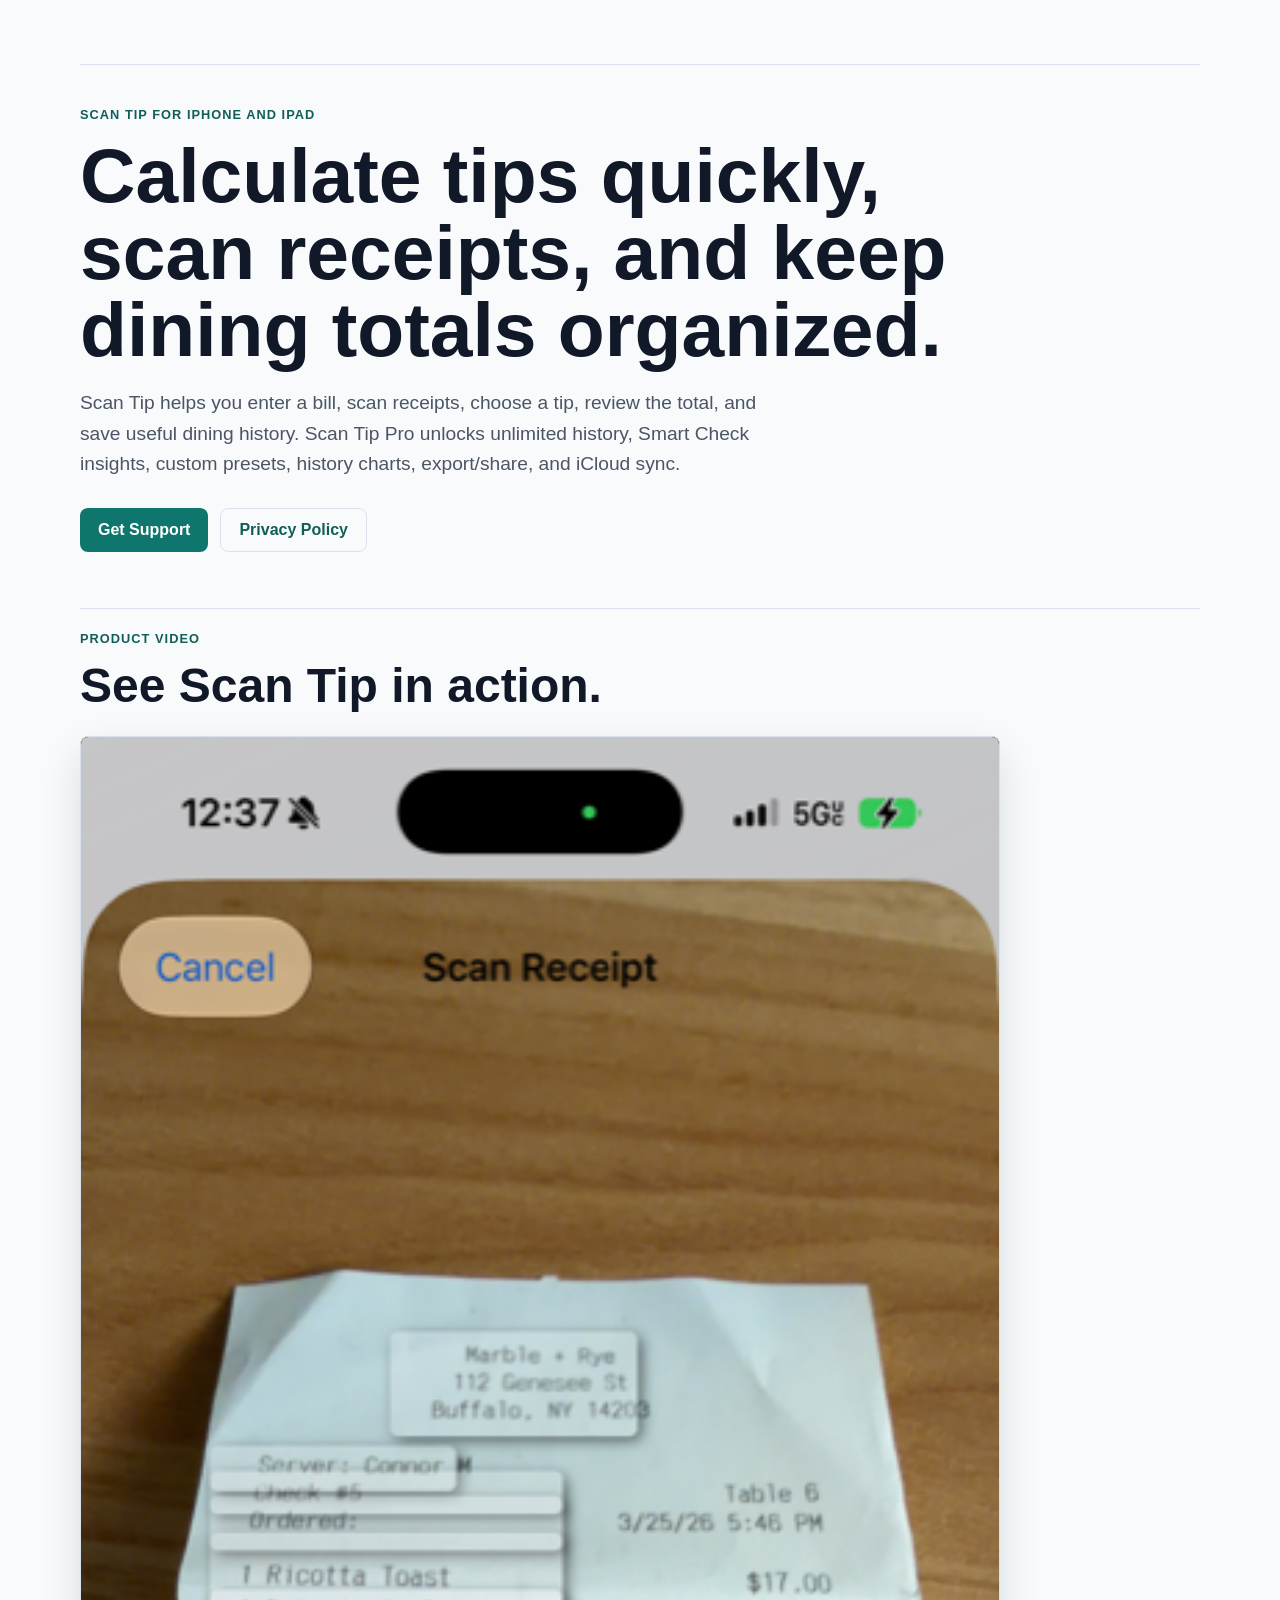
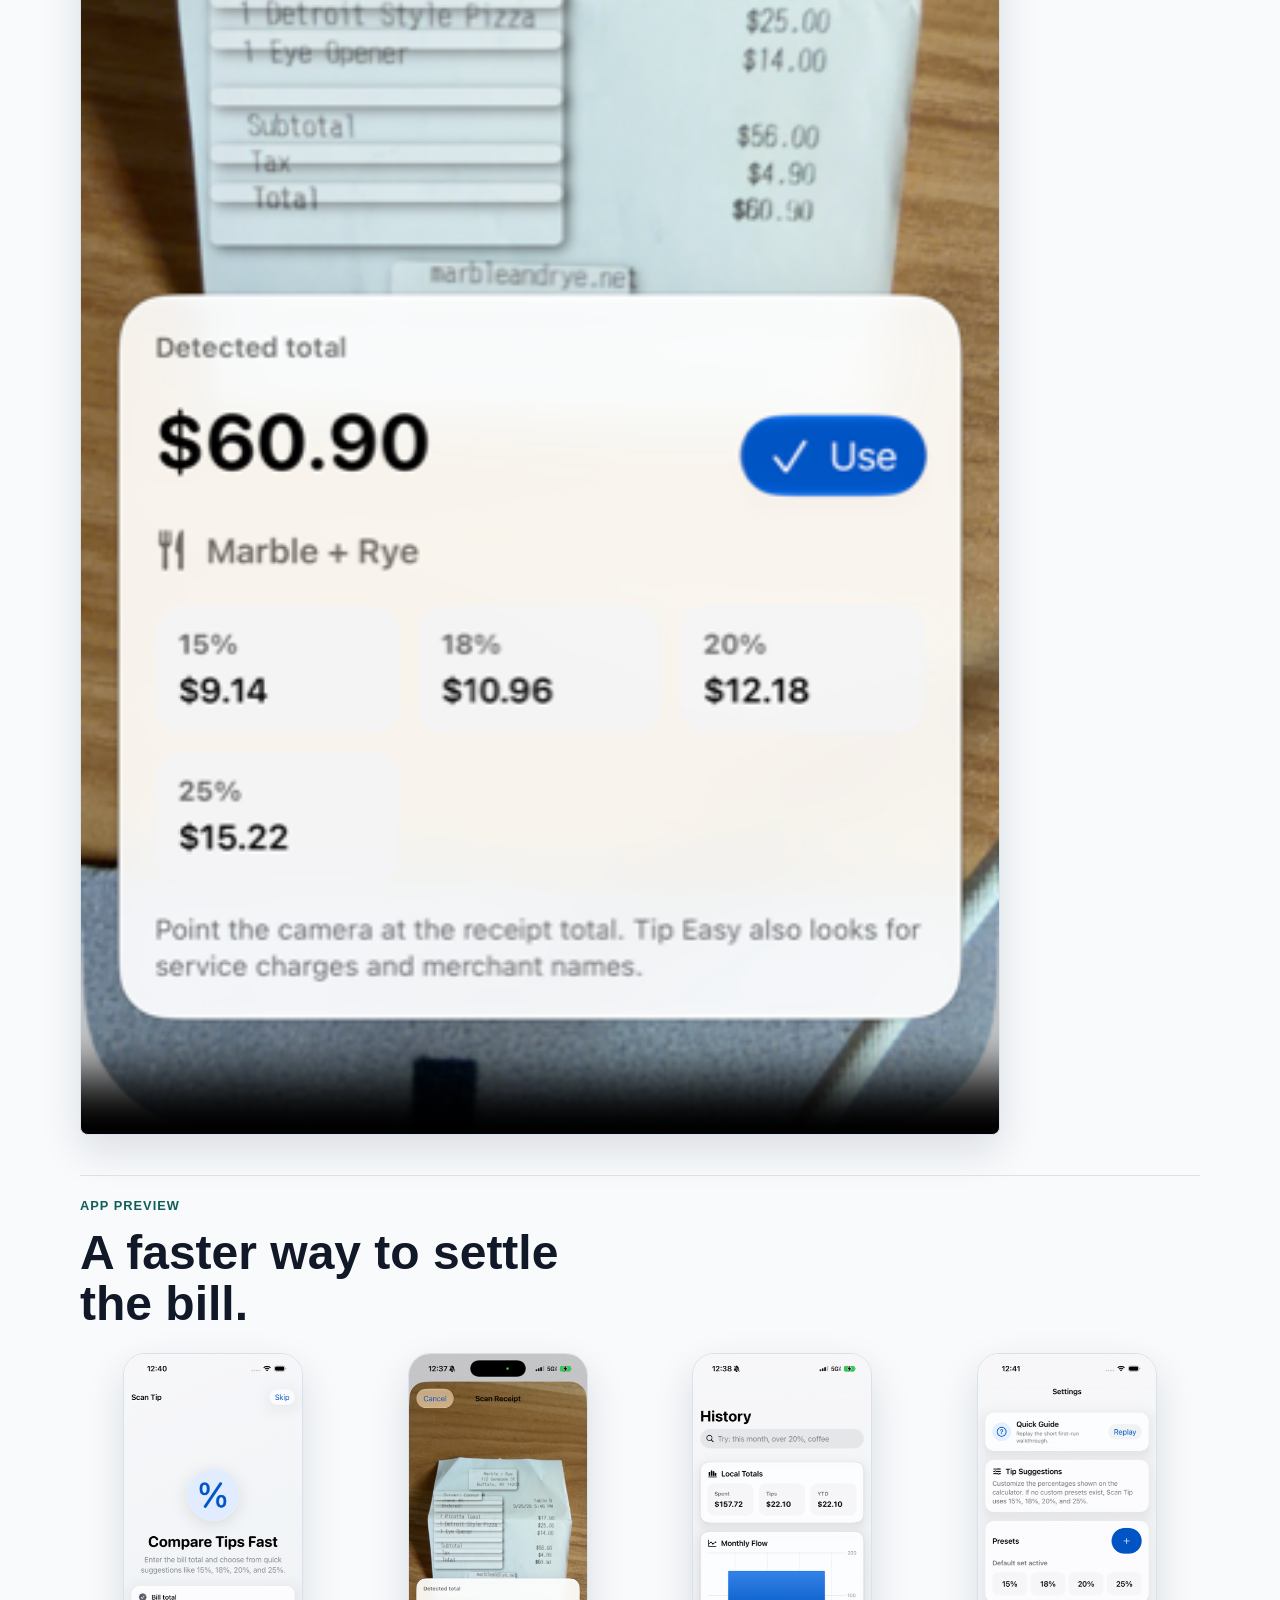
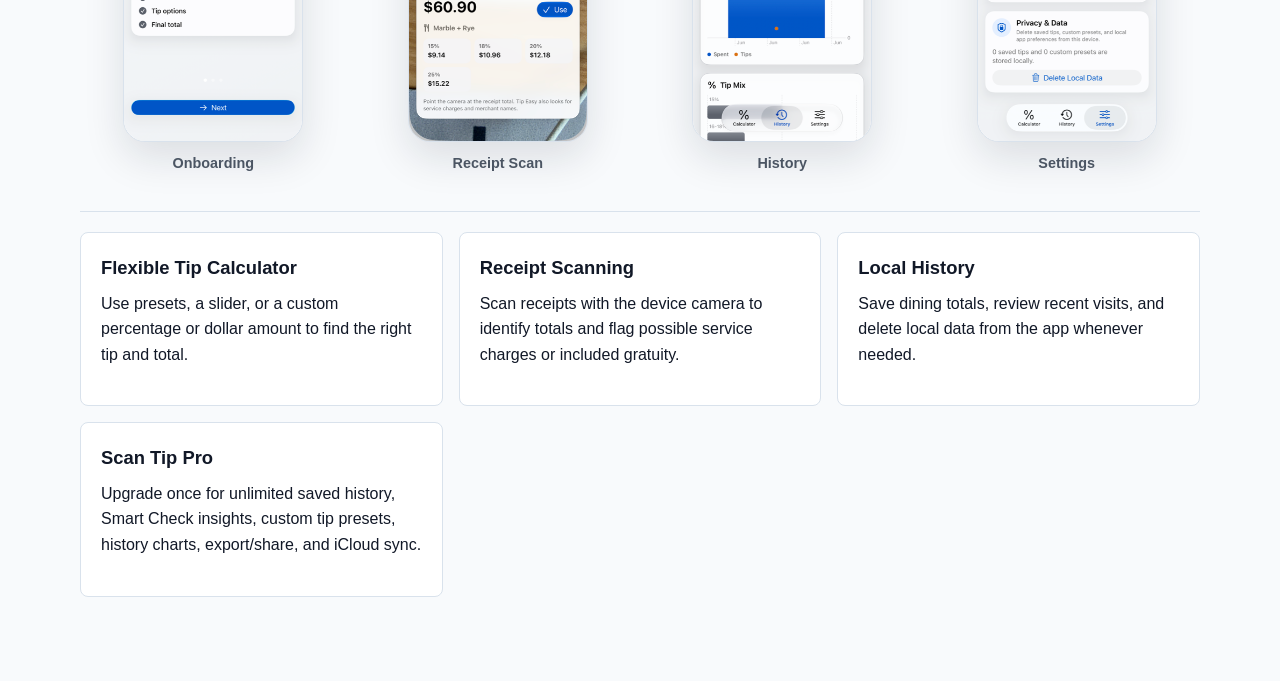
<file: docs/index.html>
<!doctype html>
<html lang="en">
  <head>
    <meta charset="utf-8">
    <meta name="viewport" content="width=device-width, initial-scale=1">
    <title>Scan Tip</title>
    <meta name="description" content="Scan Tip is a fast tip calculator for restaurant bills, receipt scanning, and saved dining history.">
    <link rel="stylesheet" href="styles.css">
  </head>
  <body>
    <main class="page">
      <section class="hero">
        <p class="eyebrow">Scan Tip for iPhone and iPad</p>
        <h1>Calculate tips quickly, scan receipts, and keep dining totals organized.</h1>
        <p class="lede">Scan Tip helps you enter a bill, scan receipts, choose a tip, review the total, and save useful dining history. Scan Tip Pro unlocks unlimited history, Smart Check insights, custom presets, history charts, export/share, and iCloud sync.</p>
        <div class="actions">
          <a class="button" href="support.html">Get Support</a>
          <a class="button secondary" href="privacy.html">Privacy Policy</a>
        </div>
      </section>

      <section class="video-preview" aria-labelledby="video-title">
        <div class="section-heading">
          <p class="eyebrow">Product Video</p>
          <h2 id="video-title">See Scan Tip in action.</h2>
        </div>
        <video
          class="product-video"
          controls
          playsinline
          preload="metadata"
          poster="screenshots/receipt-scan.png"
        >
          <source src="media/ScanTipProductVideo.mp4" type="video/mp4">
          <a href="media/ScanTipProductVideo.mp4">Download the Scan Tip product video.</a>
        </video>
      </section>

      <section class="screenshots" aria-labelledby="screenshots-title">
        <div class="section-heading">
          <p class="eyebrow">App Preview</p>
          <h2 id="screenshots-title">A faster way to settle the bill.</h2>
        </div>
        <div class="screenshot-grid">
          <figure>
            <img src="screenshots/onboarding.png" alt="Scan Tip onboarding screen showing quick tip calculation features">
            <figcaption>Onboarding</figcaption>
          </figure>
          <figure>
            <img src="screenshots/receipt-scan.png" alt="Receipt scanner screen with receipt detection">
            <figcaption>Receipt Scan</figcaption>
          </figure>
          <figure>
            <img src="screenshots/history.png" alt="Tip history screen with saved dining totals">
            <figcaption>History</figcaption>
          </figure>
          <figure>
            <img src="screenshots/settings.png" alt="Settings screen with tip preset and appearance options">
            <figcaption>Settings</figcaption>
          </figure>
        </div>
      </section>

      <section class="grid" aria-label="App features">
        <article>
          <h2>Flexible Tip Calculator</h2>
          <p>Use presets, a slider, or a custom percentage or dollar amount to find the right tip and total.</p>
        </article>
        <article>
          <h2>Receipt Scanning</h2>
          <p>Scan receipts with the device camera to identify totals and flag possible service charges or included gratuity.</p>
        </article>
        <article>
          <h2>Local History</h2>
          <p>Save dining totals, review recent visits, and delete local data from the app whenever needed.</p>
        </article>
        <article>
          <h2>Scan Tip Pro</h2>
          <p>Upgrade once for unlimited saved history, Smart Check insights, custom tip presets, history charts, export/share, and iCloud sync.</p>
        </article>
      </section>
    </main>
  </body>
</html>
</file>
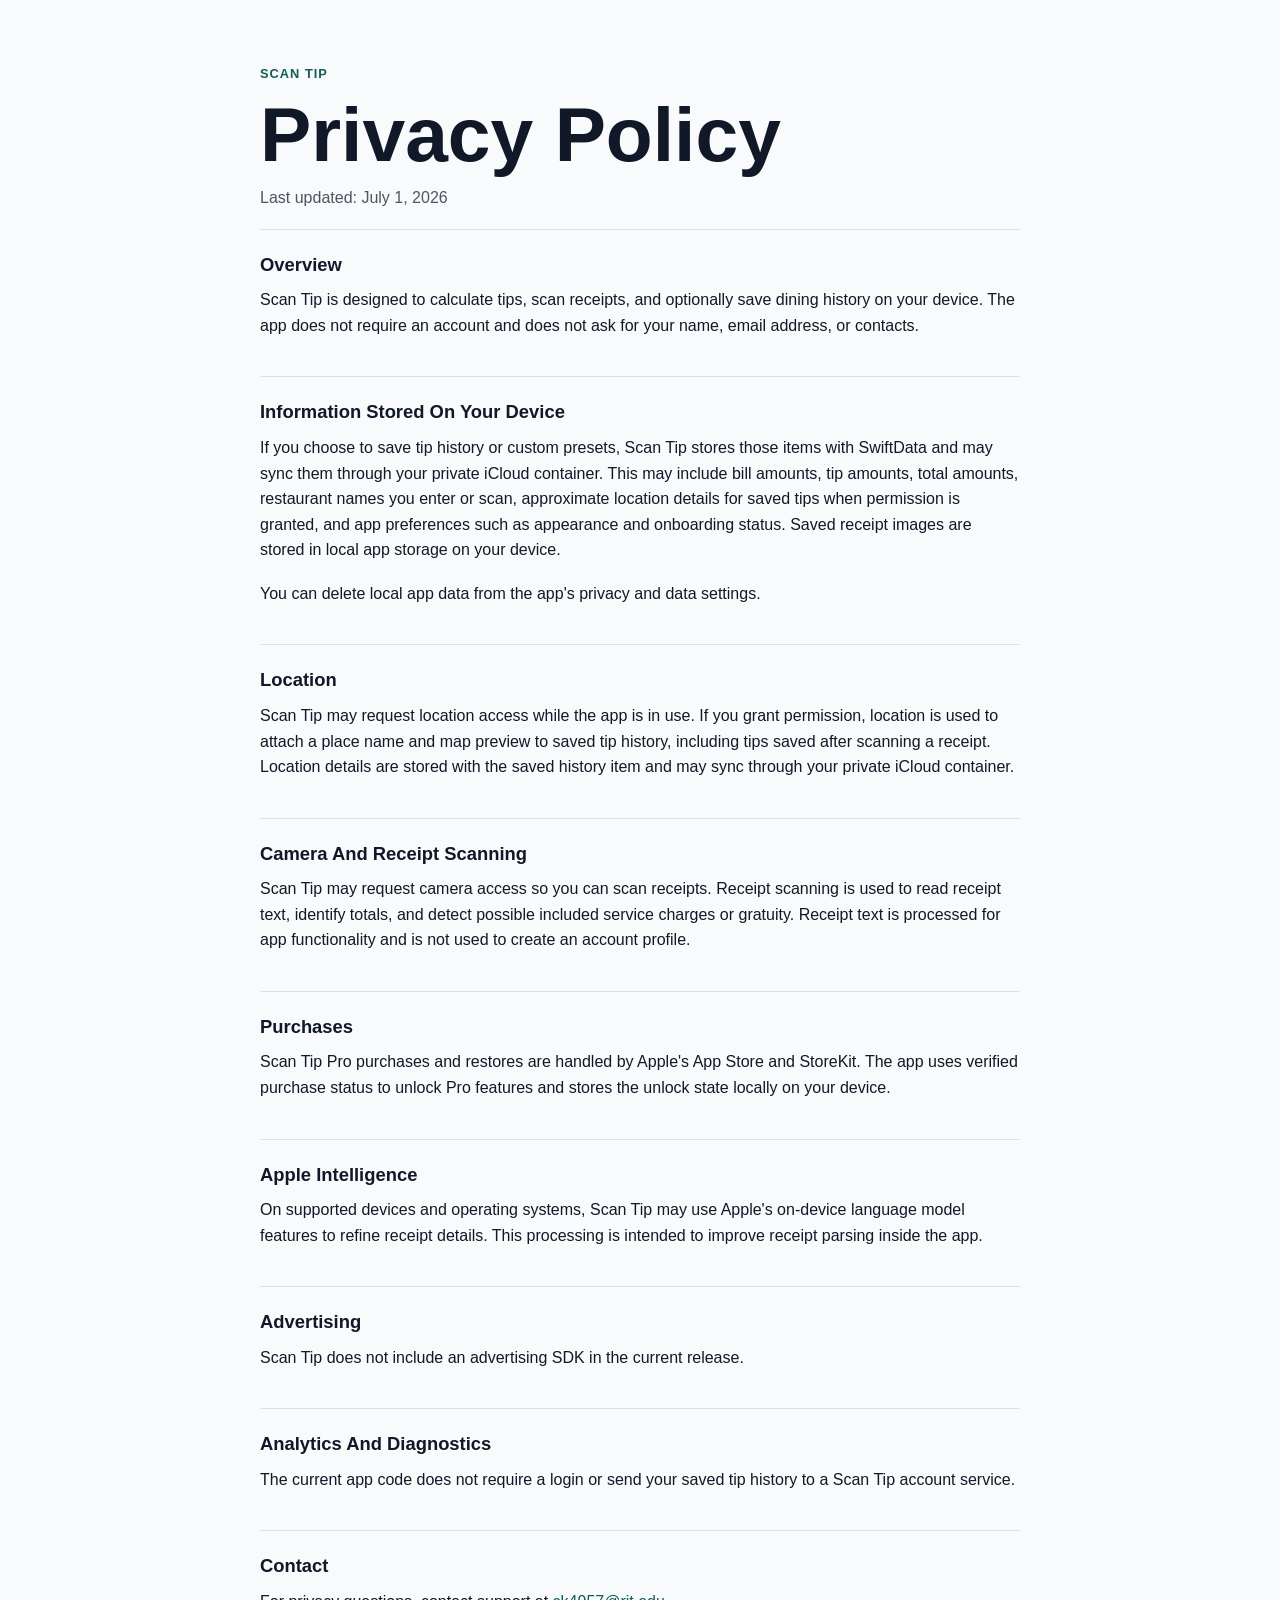
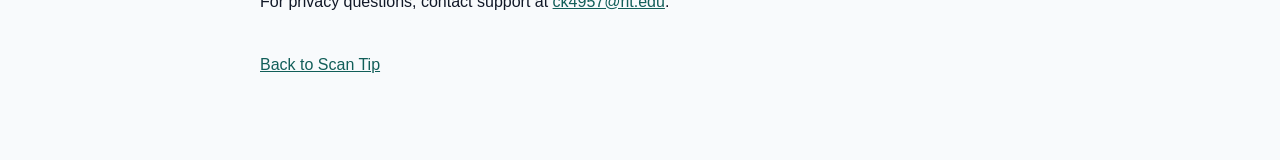
<file: docs/privacy.html>
<!doctype html>
<html lang="en">
  <head>
    <meta charset="utf-8">
    <meta name="viewport" content="width=device-width, initial-scale=1">
    <title>Scan Tip Privacy Policy</title>
    <meta name="description" content="Privacy policy for the Scan Tip iOS app.">
    <link rel="stylesheet" href="styles.css">
  </head>
  <body>
    <main class="page narrow">
      <p class="eyebrow">Scan Tip</p>
      <h1>Privacy Policy</h1>
      <p class="updated">Last updated: July 1, 2026</p>

      <section>
        <h2>Overview</h2>
        <p>Scan Tip is designed to calculate tips, scan receipts, and optionally save dining history on your device. The app does not require an account and does not ask for your name, email address, or contacts.</p>
      </section>

      <section>
        <h2>Information Stored On Your Device</h2>
        <p>If you choose to save tip history or custom presets, Scan Tip stores those items with SwiftData and may sync them through your private iCloud container. This may include bill amounts, tip amounts, total amounts, restaurant names you enter or scan, approximate location details for saved tips when permission is granted, and app preferences such as appearance and onboarding status. Saved receipt images are stored in local app storage on your device.</p>
        <p>You can delete local app data from the app's privacy and data settings.</p>
      </section>

      <section>
        <h2>Location</h2>
        <p>Scan Tip may request location access while the app is in use. If you grant permission, location is used to attach a place name and map preview to saved tip history, including tips saved after scanning a receipt. Location details are stored with the saved history item and may sync through your private iCloud container.</p>
      </section>

      <section>
        <h2>Camera And Receipt Scanning</h2>
        <p>Scan Tip may request camera access so you can scan receipts. Receipt scanning is used to read receipt text, identify totals, and detect possible included service charges or gratuity. Receipt text is processed for app functionality and is not used to create an account profile.</p>
      </section>

      <section>
        <h2>Purchases</h2>
        <p>Scan Tip Pro purchases and restores are handled by Apple's App Store and StoreKit. The app uses verified purchase status to unlock Pro features and stores the unlock state locally on your device.</p>
      </section>

      <section>
        <h2>Apple Intelligence</h2>
        <p>On supported devices and operating systems, Scan Tip may use Apple's on-device language model features to refine receipt details. This processing is intended to improve receipt parsing inside the app.</p>
      </section>

      <section>
        <h2>Advertising</h2>
        <p>Scan Tip does not include an advertising SDK in the current release.</p>
      </section>

      <section>
        <h2>Analytics And Diagnostics</h2>
        <p>The current app code does not require a login or send your saved tip history to a Scan Tip account service.</p>
      </section>

      <section>
        <h2>Contact</h2>
        <p>For privacy questions, contact support at <a href="mailto:ck4957@rit.edu">ck4957@rit.edu</a>.</p>
      </section>

      <p><a href="index.html">Back to Scan Tip</a></p>
    </main>
  </body>
</html>
</file>
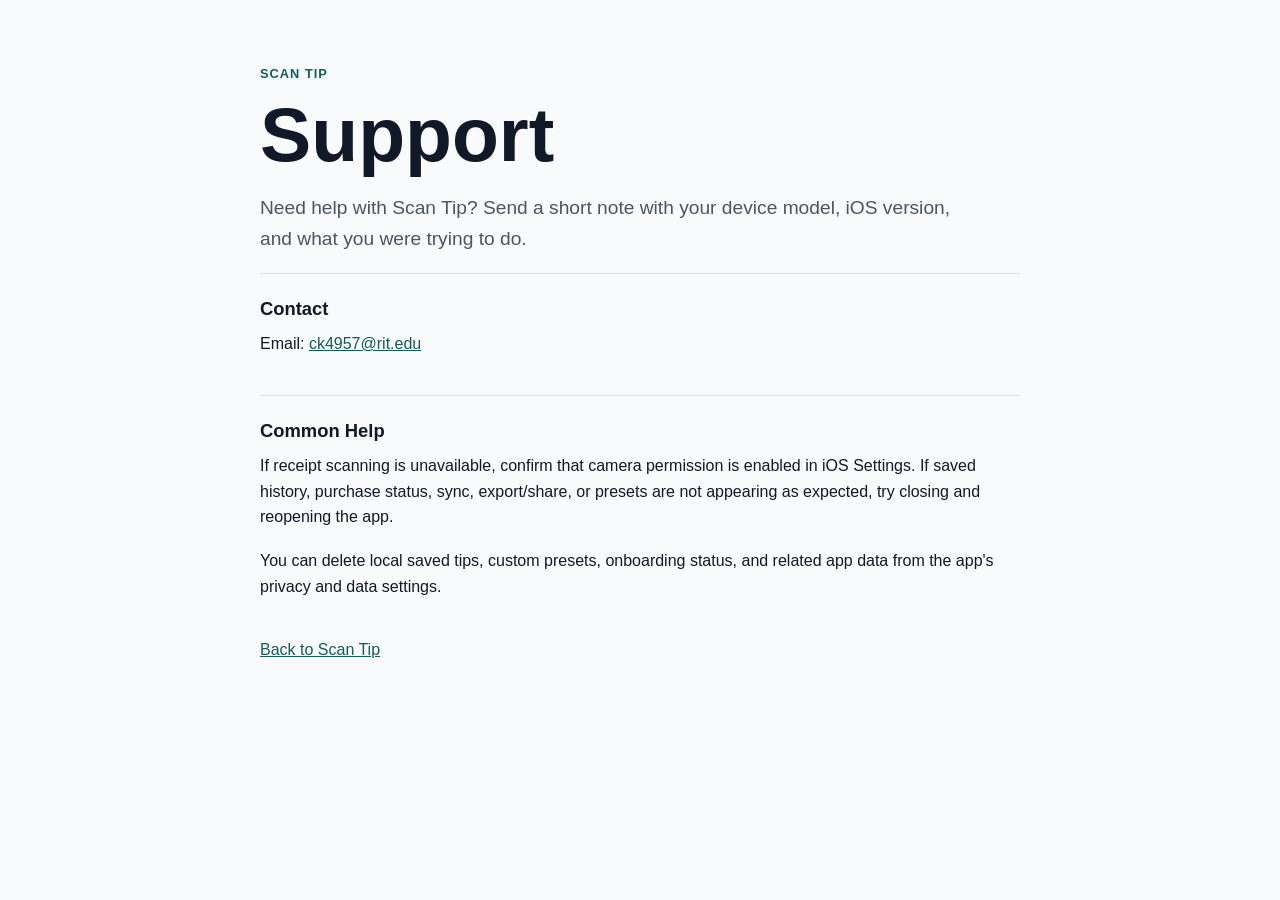
<file: docs/support.html>
<!doctype html>
<html lang="en">
  <head>
    <meta charset="utf-8">
    <meta name="viewport" content="width=device-width, initial-scale=1">
    <title>Scan Tip Support</title>
    <meta name="description" content="Support page for the Scan Tip iOS app.">
    <link rel="stylesheet" href="styles.css">
  </head>
  <body>
    <main class="page narrow">
      <p class="eyebrow">Scan Tip</p>
      <h1>Support</h1>
      <p class="lede">Need help with Scan Tip? Send a short note with your device model, iOS version, and what you were trying to do.</p>

      <section>
        <h2>Contact</h2>
        <p>Email: <a href="mailto:ck4957@rit.edu">ck4957@rit.edu</a></p>
      </section>

      <section>
        <h2>Common Help</h2>
        <p>If receipt scanning is unavailable, confirm that camera permission is enabled in iOS Settings. If saved history, purchase status, sync, export/share, or presets are not appearing as expected, try closing and reopening the app.</p>
        <p>You can delete local saved tips, custom presets, onboarding status, and related app data from the app's privacy and data settings.</p>
      </section>

      <p><a href="index.html">Back to Scan Tip</a></p>
    </main>
  </body>
</html>
</file>
<file: docs/styles.css>
:root {
  color-scheme: light dark;
  --bg: #f8fafc;
  --text: #111827;
  --muted: #4b5563;
  --panel: #ffffff;
  --line: #d9e2ec;
  --accent: #0f766e;
  --accent-strong: #115e59;
}

@media (prefers-color-scheme: dark) {
  :root {
    --bg: #0f172a;
    --text: #f8fafc;
    --muted: #cbd5e1;
    --panel: #182235;
    --line: #334155;
    --accent: #5eead4;
    --accent-strong: #99f6e4;
  }
}

* {
  box-sizing: border-box;
}

body {
  margin: 0;
  background: var(--bg);
  color: var(--text);
  font-family: -apple-system, BlinkMacSystemFont, "Segoe UI", sans-serif;
  line-height: 1.6;
}

a {
  color: var(--accent-strong);
}

.page {
  width: min(1120px, calc(100% - 32px));
  margin: 0 auto;
  padding: 64px 0;
}

.narrow {
  width: min(760px, calc(100% - 32px));
}

.hero {
  padding: 40px 0 56px;
}

.eyebrow {
  margin: 0 0 12px;
  color: var(--accent-strong);
  font-size: 0.8rem;
  font-weight: 700;
  letter-spacing: 0.08em;
  text-transform: uppercase;
}

h1 {
  max-width: 880px;
  margin: 0;
  font-size: clamp(2.4rem, 6vw, 4.8rem);
  line-height: 1;
}

h2 {
  margin: 0 0 8px;
  font-size: 1.15rem;
}

.section-heading h2 {
  max-width: 560px;
  font-size: clamp(1.8rem, 4vw, 3rem);
  line-height: 1.05;
}

p {
  margin: 0 0 18px;
}

.lede {
  max-width: 720px;
  margin-top: 20px;
  color: var(--muted);
  font-size: 1.2rem;
}

.updated {
  margin-top: 12px;
  color: var(--muted);
}

.actions {
  display: flex;
  flex-wrap: wrap;
  gap: 12px;
  margin-top: 28px;
}

.button {
  display: inline-flex;
  align-items: center;
  min-height: 44px;
  padding: 0 18px;
  border-radius: 8px;
  background: var(--accent);
  color: #ffffff;
  font-weight: 700;
  text-decoration: none;
}

.button.secondary {
  border: 1px solid var(--line);
  background: transparent;
  color: var(--accent-strong);
}

.grid {
  display: grid;
  grid-template-columns: repeat(3, minmax(0, 1fr));
  gap: 16px;
}

.screenshots {
  padding-bottom: 36px;
}

.video-preview {
  padding-bottom: 40px;
}

.product-video {
  display: block;
  width: min(100%, 920px);
  margin-top: 24px;
  border: 1px solid var(--line);
  border-radius: 8px;
  background: #000000;
  box-shadow: 0 16px 40px rgb(15 23 42 / 0.12);
}

.screenshot-grid {
  display: grid;
  grid-template-columns: repeat(4, 1fr);
  gap: 18px;
  align-items: start;
  margin-top: 24px;
}

figure {
  margin: 0;
  min-width: 0;
}

.screenshot-grid img {
  display: block;
  width: min(100%, 180px);
  max-height: 392px;
  margin: 0 auto;
  object-fit: contain;
  border: 1px solid var(--line);
  border-radius: 22px;
  background: var(--panel);
  box-shadow: 0 16px 40px rgb(15 23 42 / 0.12);
}

figcaption {
  margin-top: 10px;
  color: var(--muted);
  font-size: 0.9rem;
  font-weight: 700;
  text-align: center;
}

article,
section {
  padding: 20px 0;
  border-top: 1px solid var(--line);
}

article {
  padding: 20px;
  border: 1px solid var(--line);
  border-radius: 8px;
  background: var(--panel);
}

@media (max-width: 760px) {
  .page {
    padding: 40px 0;
  }

  .screenshot-grid {
    grid-template-columns: repeat(2, minmax(0, 1fr));
  }

  .grid {
    grid-template-columns: 1fr;
  }
}

@media (max-width: 420px) {
  .screenshot-grid {
    gap: 12px;
  }

  .screenshot-grid img {
    border-radius: 16px;
  }
}
</file>
